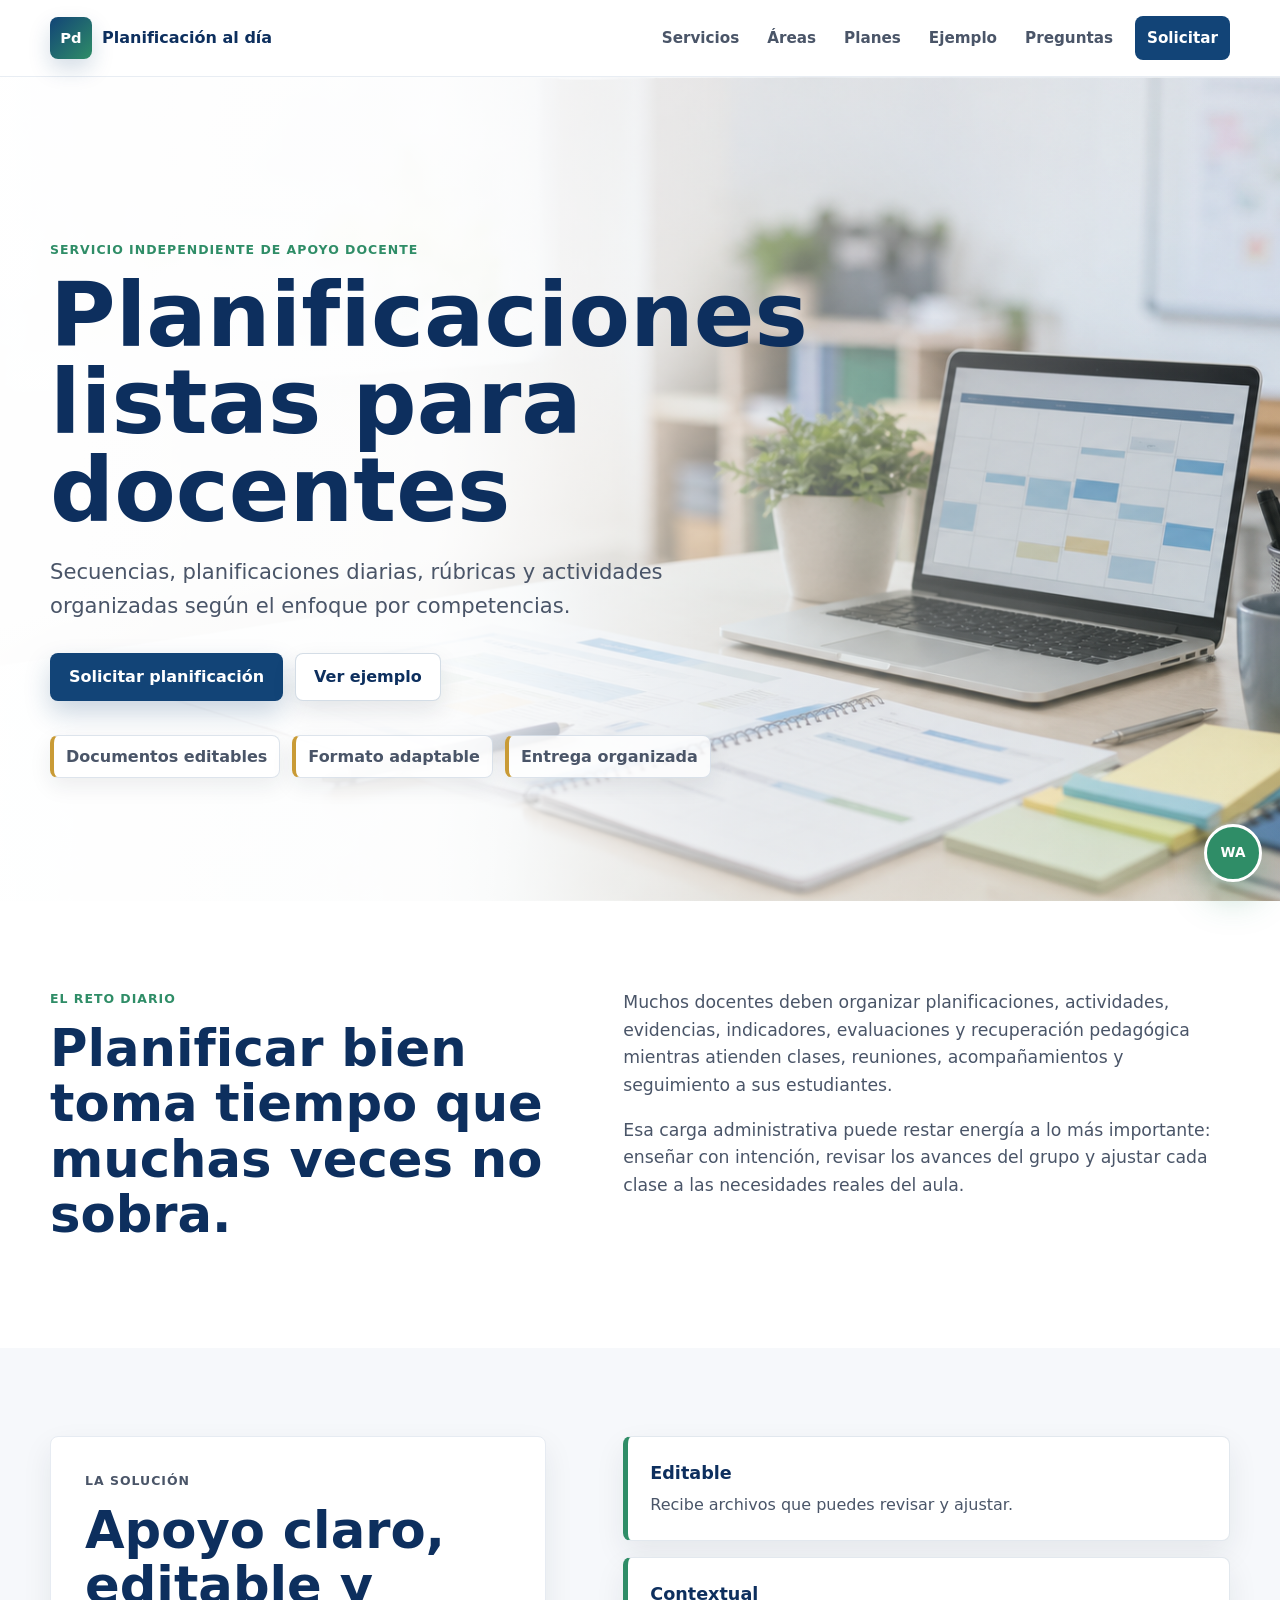
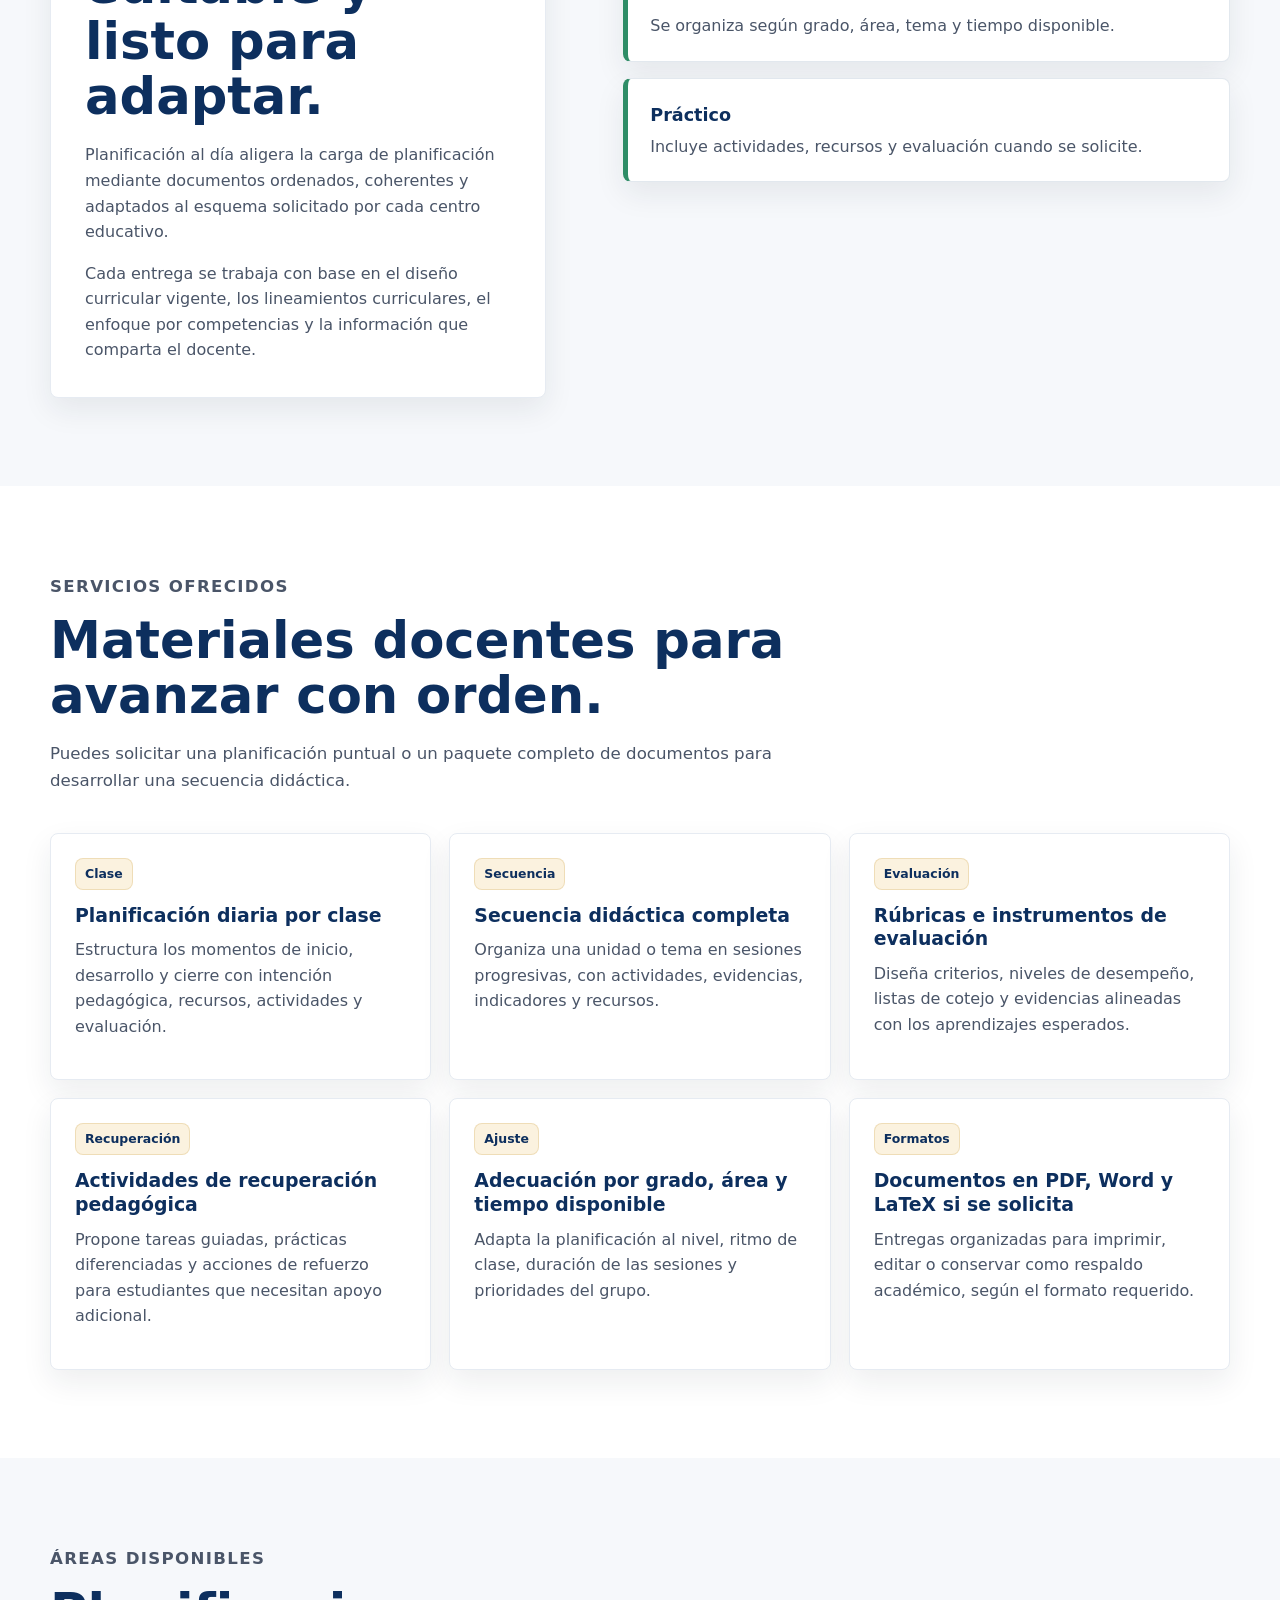
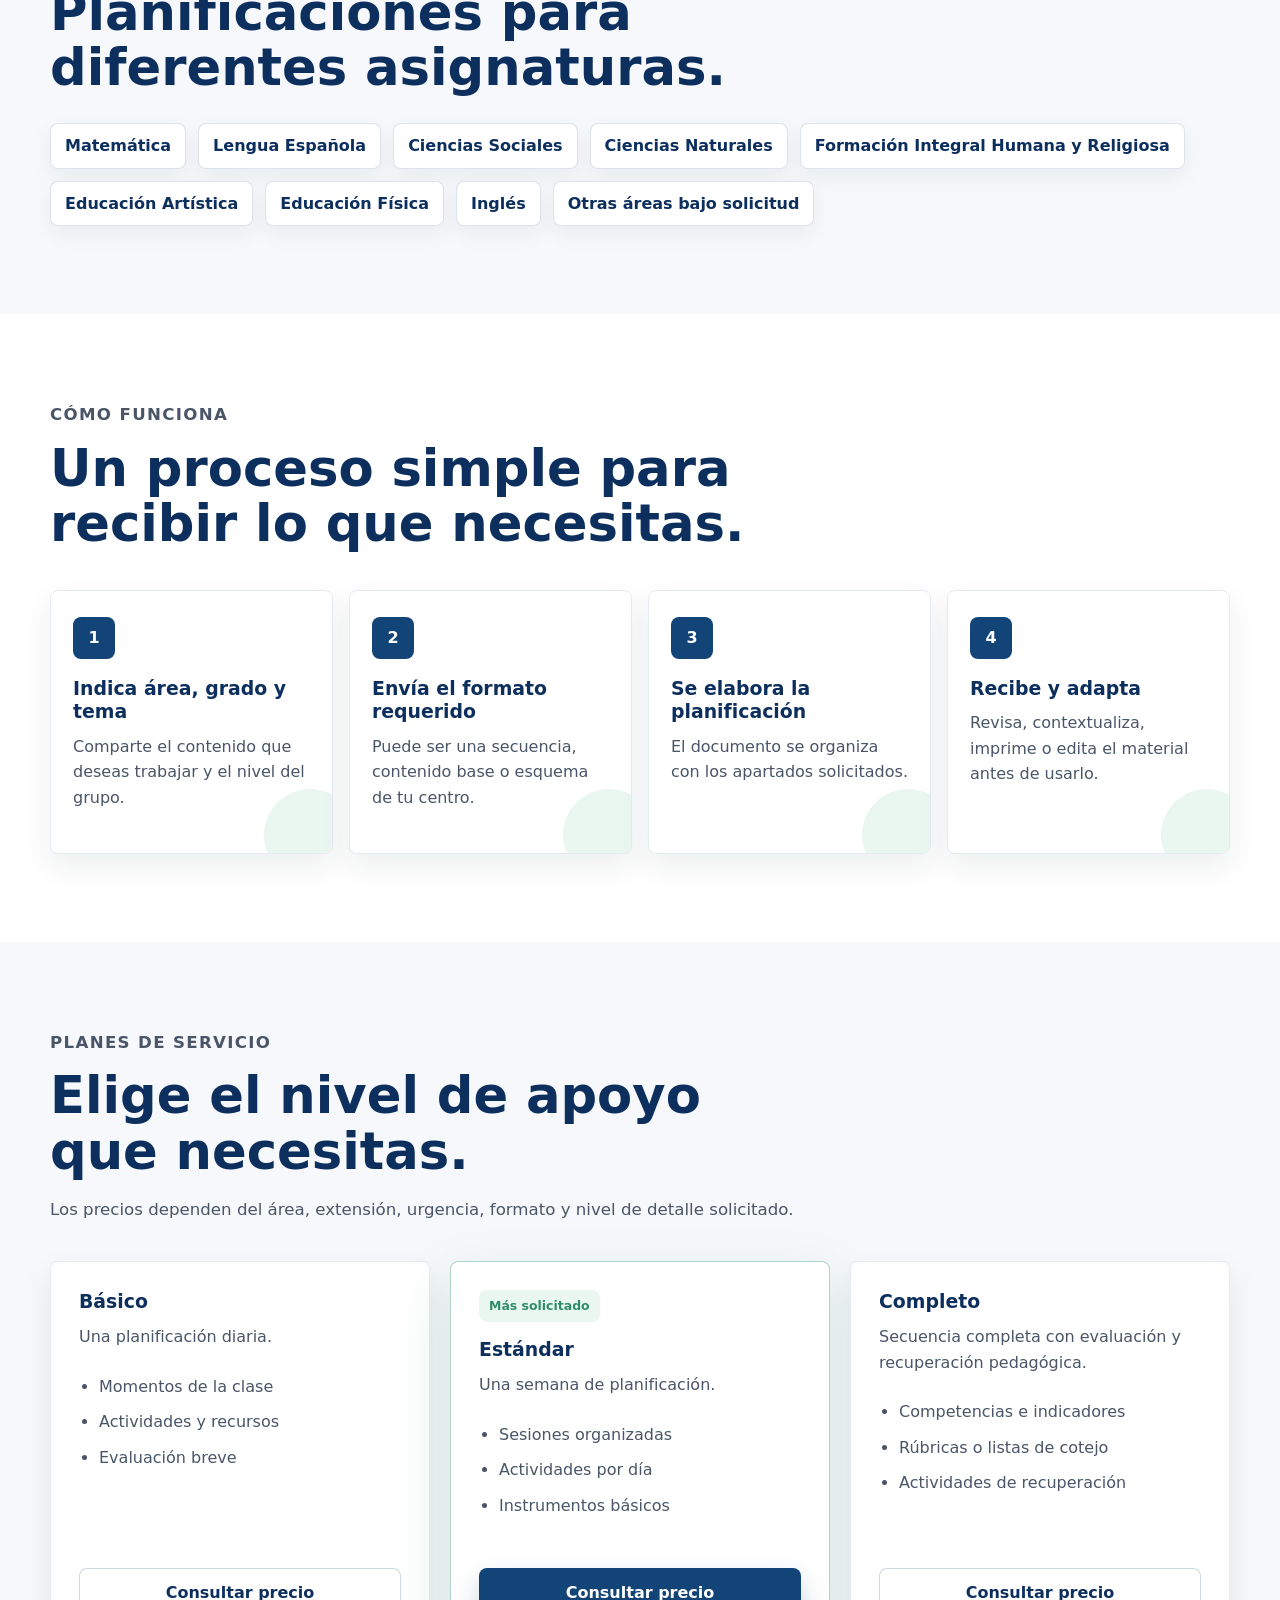
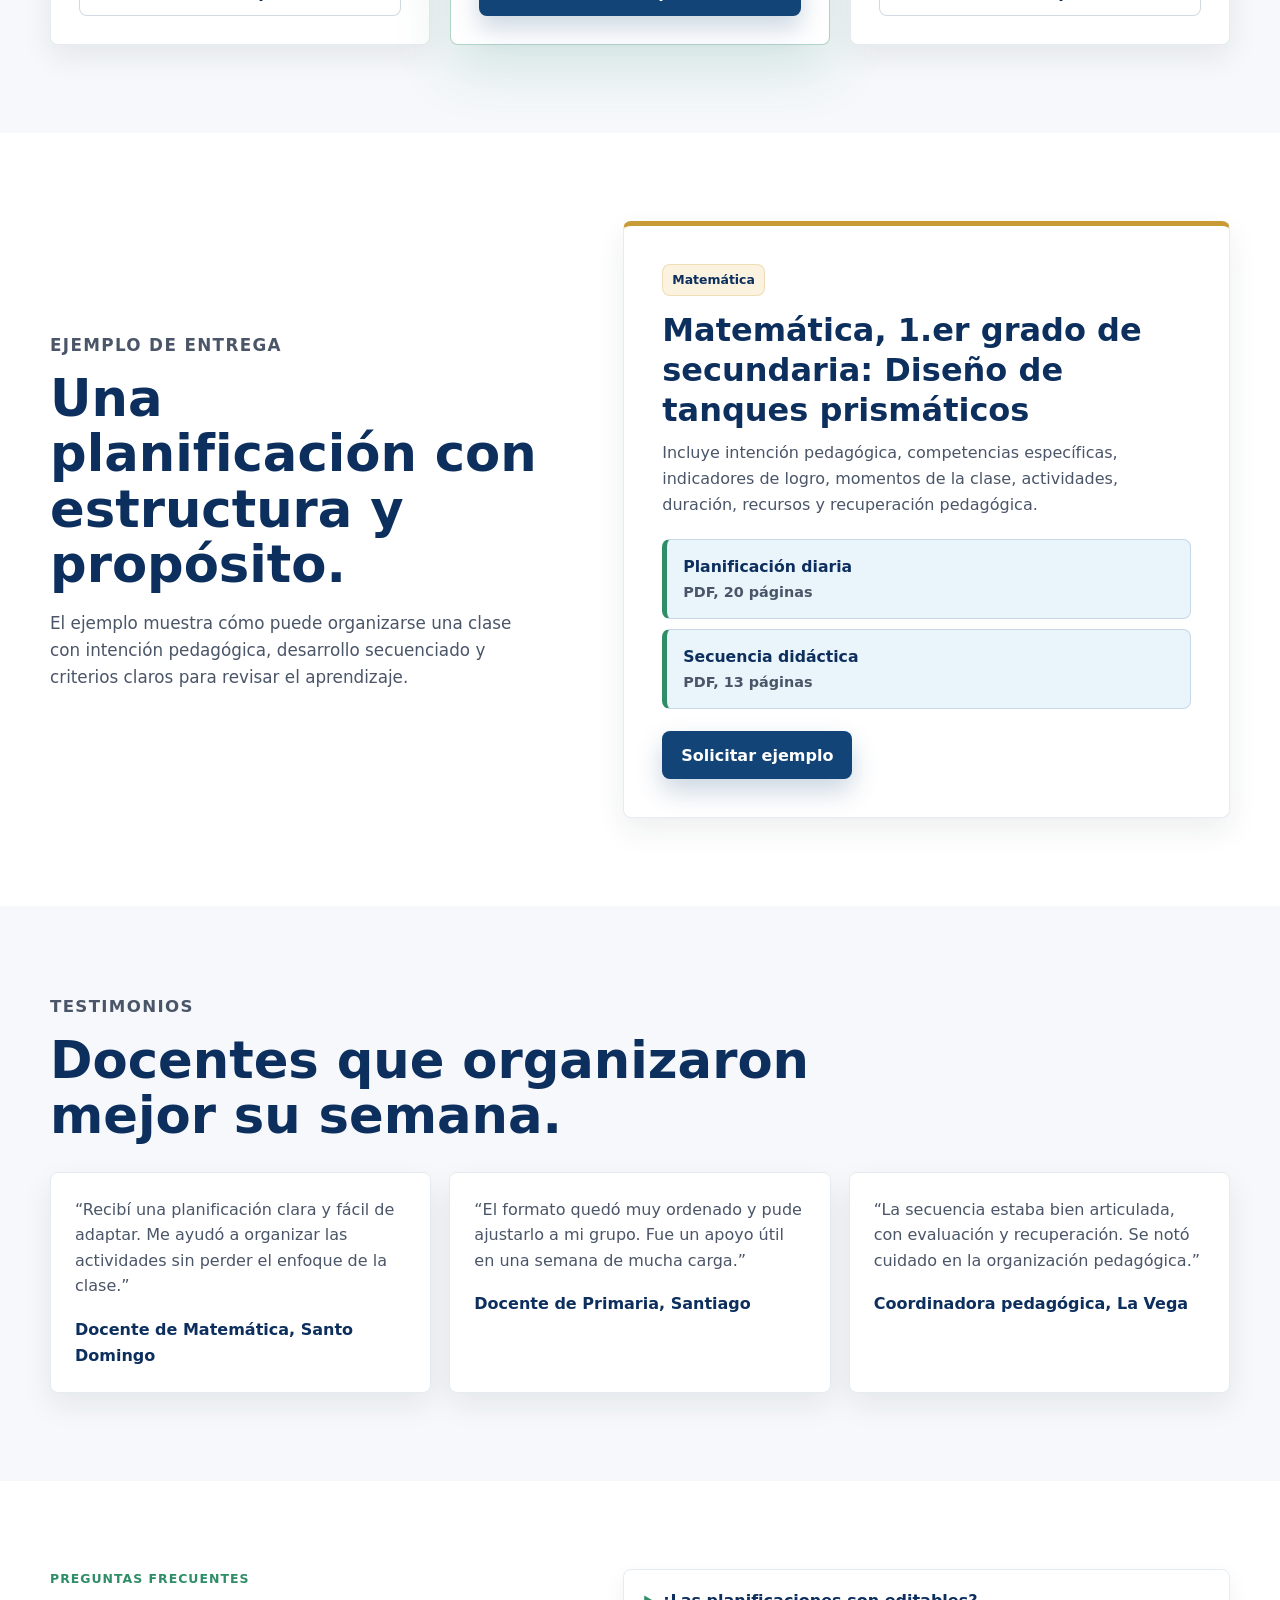
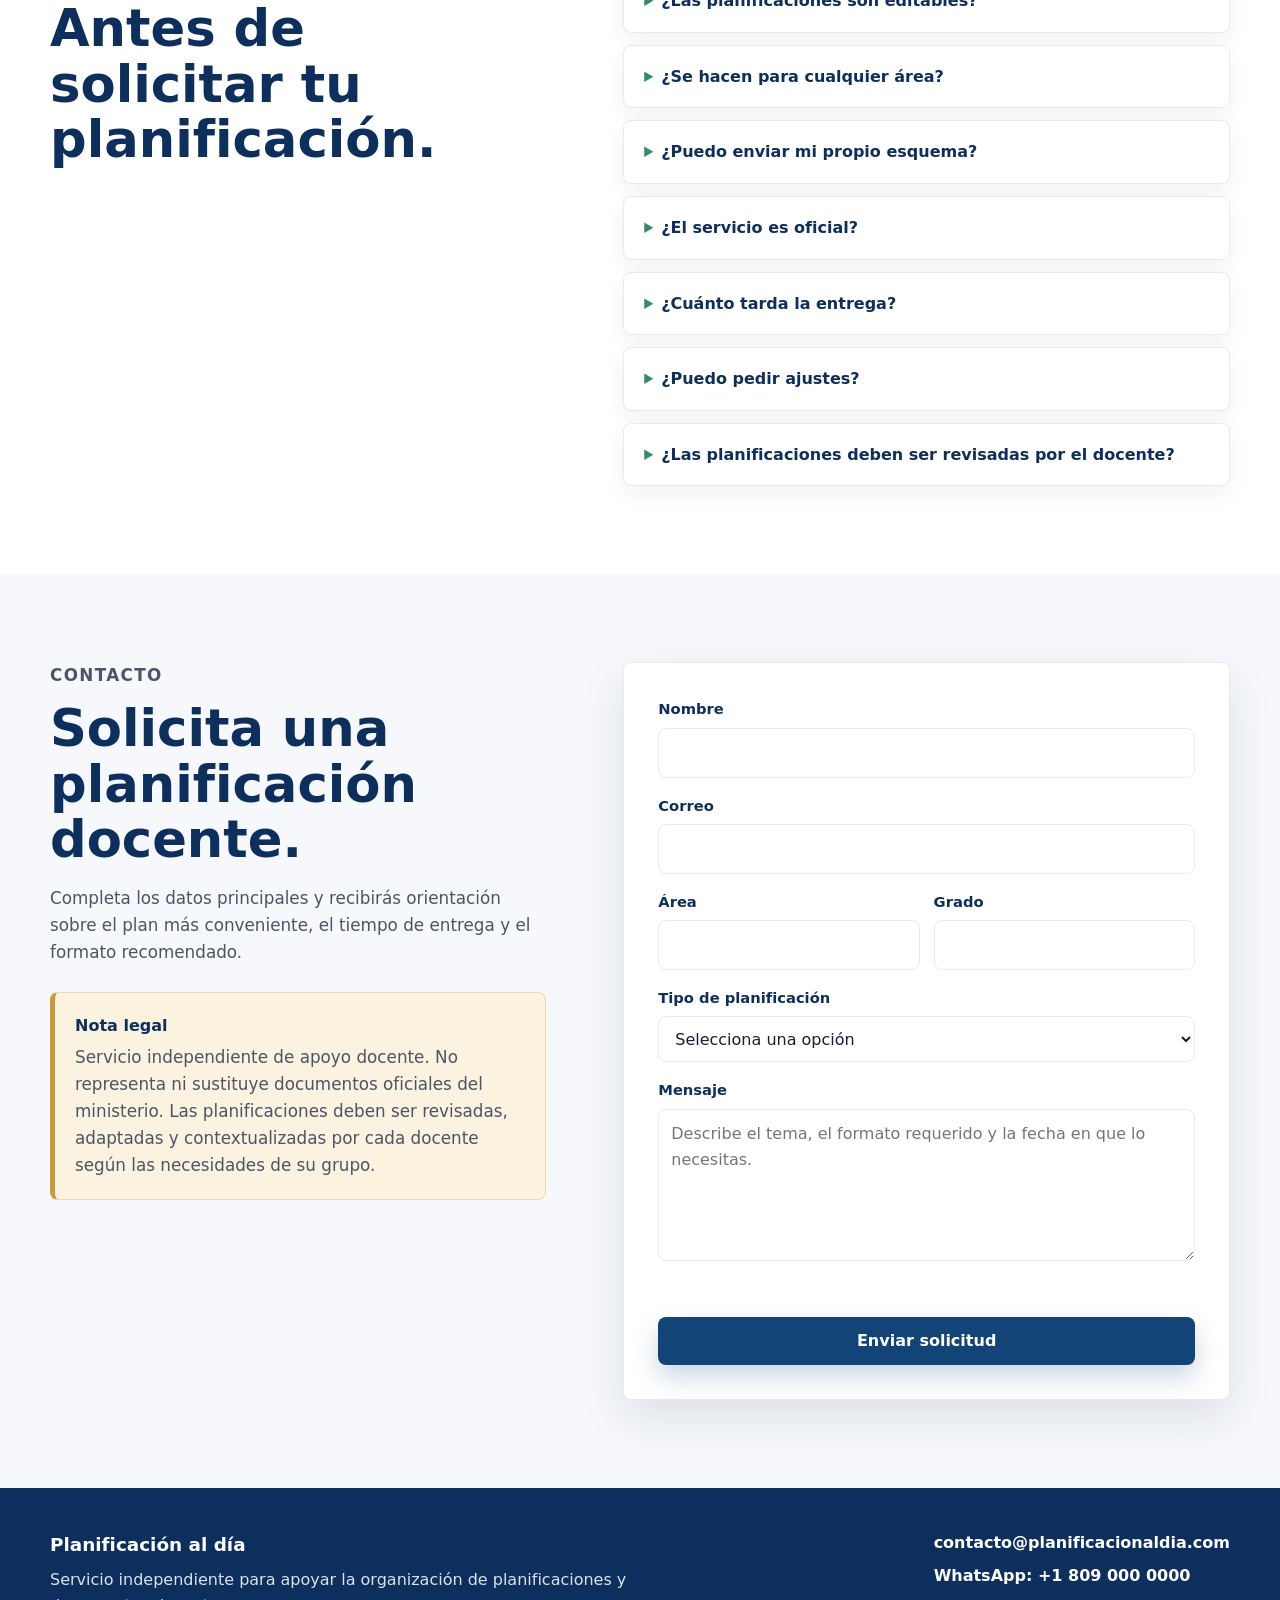
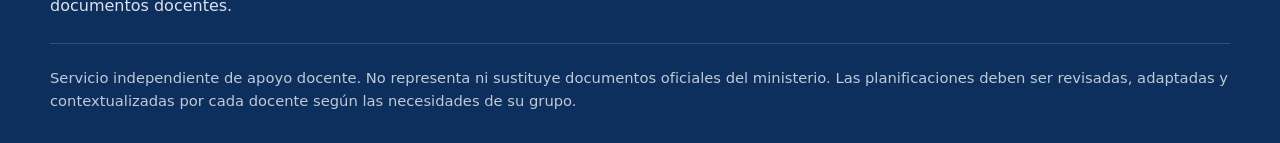
<file: index.html>
<!DOCTYPE html>
<html lang="es">
  <head>
    <meta charset="UTF-8" />
    <meta name="viewport" content="width=device-width, initial-scale=1.0" />
    <title>Planificación al día | Planificaciones listas para docentes</title>
    <meta
      name="description"
      content="Servicio independiente de apoyo docente para solicitar planificaciones diarias, secuencias didácticas, rúbricas, instrumentos de evaluación y actividades editables."
    />
    <meta name="author" content="Planificación al día" />
    <meta property="og:title" content="Planificación al día" />
    <meta
      property="og:description"
      content="Planificaciones listas, editables y organizadas según el enfoque por competencias."
    />
    <meta property="og:type" content="website" />
    <meta property="og:image" content="assets/hero-planificacion-docente.png" />
    <link rel="preload" href="assets/hero-planificacion-docente.png" as="image" />
    <link rel="stylesheet" href="styles.css" />
  </head>
  <body>
    <header class="site-header" id="inicio">
      <nav class="navbar" aria-label="Navegacion principal">
        <a class="brand" href="#inicio" aria-label="Planificación al día, inicio">
          <span class="brand-mark" aria-hidden="true">Pd</span>
          <span>Planificación al día</span>
        </a>

        <button
          class="nav-toggle"
          type="button"
          aria-expanded="false"
          aria-controls="main-menu"
          aria-label="Abrir menú"
        >
          <span></span>
          <span></span>
          <span></span>
        </button>

        <div class="nav-menu" id="main-menu">
          <a href="#servicios">Servicios</a>
          <a href="#areas">Áreas</a>
          <a href="#planes">Planes</a>
          <a href="#ejemplo">Ejemplo</a>
          <a href="#faq">Preguntas</a>
          <a class="nav-cta" href="#contacto">Solicitar</a>
        </div>
      </nav>
    </header>

    <main>
      <section class="hero section-band">
        <div class="hero-media">
          <img
            src="assets/hero-planificacion-docente.png"
            alt="Escritorio docente con computadora y documentos de planificación organizados."
            width="1798"
            height="875"
          />
        </div>
        <div class="hero-overlay"></div>
        <div class="container hero-content">
          <p class="eyebrow">Servicio independiente de apoyo docente</p>
          <h1>Planificaciones listas para docentes</h1>
          <p class="hero-subtitle">
            Secuencias, planificaciones diarias, rúbricas y actividades organizadas
            según el enfoque por competencias.
          </p>
          <div class="hero-actions" aria-label="Acciones principales">
            <a class="btn btn-primary" href="#contacto">Solicitar planificación</a>
            <a class="btn btn-secondary" href="#ejemplo">Ver ejemplo</a>
          </div>
          <div class="hero-points" aria-label="Beneficios principales">
            <span>Documentos editables</span>
            <span>Formato adaptable</span>
            <span>Entrega organizada</span>
          </div>
        </div>
      </section>

      <section class="section problem" aria-labelledby="problema-title">
        <div class="container split-layout">
          <div>
            <p class="section-kicker">El reto diario</p>
            <h2 id="problema-title">
              Planificar bien toma tiempo que muchas veces no sobra.
            </h2>
          </div>
          <div class="prose">
            <p>
              Muchos docentes deben organizar planificaciones, actividades,
              evidencias, indicadores, evaluaciones y recuperación pedagógica
              mientras atienden clases, reuniones, acompañamientos y seguimiento a
              sus estudiantes.
            </p>
            <p>
              Esa carga administrativa puede restar energía a lo más importante:
              enseñar con intención, revisar los avances del grupo y ajustar cada
              clase a las necesidades reales del aula.
            </p>
          </div>
        </div>
      </section>

      <section class="section solution section-soft" aria-labelledby="solucion-title">
        <div class="container solution-grid">
          <div class="solution-panel">
            <p class="section-kicker">La solución</p>
            <h2 id="solucion-title">Apoyo claro, editable y listo para adaptar.</h2>
            <p>
              Planificación al día aligera la carga de planificación mediante
              documentos ordenados, coherentes y adaptados al esquema solicitado por
              cada centro educativo.
            </p>
            <p>
              Cada entrega se trabaja con base en el diseño curricular vigente, los
              lineamientos curriculares, el enfoque por competencias y la información
              que comparta el docente.
            </p>
          </div>
          <div class="metrics" aria-label="Cualidades del servicio">
            <article>
              <strong>Editable</strong>
              <span>Recibe archivos que puedes revisar y ajustar.</span>
            </article>
            <article>
              <strong>Contextual</strong>
              <span>Se organiza según grado, área, tema y tiempo disponible.</span>
            </article>
            <article>
              <strong>Práctico</strong>
              <span>Incluye actividades, recursos y evaluación cuando se solicite.</span>
            </article>
          </div>
        </div>
      </section>

      <section class="section" id="servicios" aria-labelledby="servicios-title">
        <div class="container">
          <div class="section-heading">
            <p class="section-kicker">Servicios ofrecidos</p>
            <h2 id="servicios-title">Materiales docentes para avanzar con orden.</h2>
            <p>
              Puedes solicitar una planificación puntual o un paquete completo de
              documentos para desarrollar una secuencia didáctica.
            </p>
          </div>

          <div class="card-grid services-grid">
            <article class="card">
              <span class="card-tag">Clase</span>
              <h3>Planificación diaria por clase</h3>
              <p>
                Estructura los momentos de inicio, desarrollo y cierre con intención
                pedagógica, recursos, actividades y evaluación.
              </p>
            </article>
            <article class="card">
              <span class="card-tag">Secuencia</span>
              <h3>Secuencia didáctica completa</h3>
              <p>
                Organiza una unidad o tema en sesiones progresivas, con actividades,
                evidencias, indicadores y recursos.
              </p>
            </article>
            <article class="card">
              <span class="card-tag">Evaluación</span>
              <h3>Rúbricas e instrumentos de evaluación</h3>
              <p>
                Diseña criterios, niveles de desempeño, listas de cotejo y evidencias
                alineadas con los aprendizajes esperados.
              </p>
            </article>
            <article class="card">
              <span class="card-tag">Recuperación</span>
              <h3>Actividades de recuperación pedagógica</h3>
              <p>
                Propone tareas guiadas, prácticas diferenciadas y acciones de refuerzo
                para estudiantes que necesitan apoyo adicional.
              </p>
            </article>
            <article class="card">
              <span class="card-tag">Ajuste</span>
              <h3>Adecuación por grado, área y tiempo disponible</h3>
              <p>
                Adapta la planificación al nivel, ritmo de clase, duración de las
                sesiones y prioridades del grupo.
              </p>
            </article>
            <article class="card">
              <span class="card-tag">Formatos</span>
              <h3>Documentos en PDF, Word y LaTeX si se solicita</h3>
              <p>
                Entregas organizadas para imprimir, editar o conservar como respaldo
                académico, según el formato requerido.
              </p>
            </article>
          </div>
        </div>
      </section>

      <section class="section section-soft" id="areas" aria-labelledby="areas-title">
        <div class="container">
          <div class="section-heading compact">
            <p class="section-kicker">Áreas disponibles</p>
            <h2 id="areas-title">Planificaciones para diferentes asignaturas.</h2>
          </div>

          <div class="area-list" aria-label="Areas disponibles">
            <span>Matemática</span>
            <span>Lengua Española</span>
            <span>Ciencias Sociales</span>
            <span>Ciencias Naturales</span>
            <span>Formación Integral Humana y Religiosa</span>
            <span>Educación Artística</span>
            <span>Educación Física</span>
            <span>Inglés</span>
            <span>Otras áreas bajo solicitud</span>
          </div>
        </div>
      </section>

      <section class="section process" aria-labelledby="proceso-title">
        <div class="container">
          <div class="section-heading">
            <p class="section-kicker">Cómo funciona</p>
            <h2 id="proceso-title">Un proceso simple para recibir lo que necesitas.</h2>
          </div>

          <div class="steps">
            <article class="step">
              <span>1</span>
              <h3>Indica área, grado y tema</h3>
              <p>Comparte el contenido que deseas trabajar y el nivel del grupo.</p>
            </article>
            <article class="step">
              <span>2</span>
              <h3>Envía el formato requerido</h3>
              <p>Puede ser una secuencia, contenido base o esquema de tu centro.</p>
            </article>
            <article class="step">
              <span>3</span>
              <h3>Se elabora la planificación</h3>
              <p>El documento se organiza con los apartados solicitados.</p>
            </article>
            <article class="step">
              <span>4</span>
              <h3>Recibe y adapta</h3>
              <p>Revisa, contextualiza, imprime o edita el material antes de usarlo.</p>
            </article>
          </div>
        </div>
      </section>

      <section class="section section-soft" id="planes" aria-labelledby="planes-title">
        <div class="container">
          <div class="section-heading">
            <p class="section-kicker">Planes de servicio</p>
            <h2 id="planes-title">Elige el nivel de apoyo que necesitas.</h2>
            <p>
              Los precios dependen del área, extensión, urgencia, formato y nivel de
              detalle solicitado.
            </p>
          </div>

          <div class="plans">
            <article class="plan-card">
              <h3>Básico</h3>
              <p>Una planificación diaria.</p>
              <ul>
                <li>Momentos de la clase</li>
                <li>Actividades y recursos</li>
                <li>Evaluación breve</li>
              </ul>
              <a class="btn btn-outline" href="#contacto">Consultar precio</a>
            </article>
            <article class="plan-card featured">
              <div class="plan-label">Más solicitado</div>
              <h3>Estándar</h3>
              <p>Una semana de planificación.</p>
              <ul>
                <li>Sesiones organizadas</li>
                <li>Actividades por día</li>
                <li>Instrumentos básicos</li>
              </ul>
              <a class="btn btn-primary" href="#contacto">Consultar precio</a>
            </article>
            <article class="plan-card">
              <h3>Completo</h3>
              <p>Secuencia completa con evaluación y recuperación pedagógica.</p>
              <ul>
                <li>Competencias e indicadores</li>
                <li>Rúbricas o listas de cotejo</li>
                <li>Actividades de recuperación</li>
              </ul>
              <a class="btn btn-outline" href="#contacto">Consultar precio</a>
            </article>
          </div>
        </div>
      </section>

      <section class="section" id="ejemplo" aria-labelledby="ejemplo-title">
        <div class="container example-layout">
          <div>
            <p class="section-kicker">Ejemplo de entrega</p>
            <h2 id="ejemplo-title">Una planificación con estructura y propósito.</h2>
            <p>
              El ejemplo muestra cómo puede organizarse una clase con intención
              pedagógica, desarrollo secuenciado y criterios claros para revisar el
              aprendizaje.
            </p>
          </div>

          <article class="example-card">
            <span class="card-tag">Matemática</span>
            <h3>Matemática, 1.er grado de secundaria: Diseño de tanques prismáticos</h3>
            <p>
              Incluye intención pedagógica, competencias específicas, indicadores de
              logro, momentos de la clase, actividades, duración, recursos y
              recuperación pedagógica.
            </p>
            <div class="example-downloads" aria-label="PDF de ejemplo">
              <a
                class="download-link"
                href="assets/ejemplos/ejemplo-planificacion-diaria-tanques.pdf"
                target="_blank"
                rel="noopener"
                download
              >
                <strong>Planificación diaria</strong>
                <span>PDF, 20 páginas</span>
              </a>
              <a
                class="download-link"
                href="assets/ejemplos/ejemplo-secuencia-tanques-prismaticos.pdf"
                target="_blank"
                rel="noopener"
                download
              >
                <strong>Secuencia didáctica</strong>
                <span>PDF, 13 páginas</span>
              </a>
            </div>
            <button class="btn btn-primary" type="button" data-prefill-example>
              Solicitar ejemplo
            </button>
          </article>
        </div>
      </section>

      <section class="section testimonials section-soft" aria-labelledby="testimonios-title">
        <div class="container">
          <div class="section-heading compact">
            <p class="section-kicker">Testimonios</p>
            <h2 id="testimonios-title">Docentes que organizaron mejor su semana.</h2>
          </div>

          <div class="card-grid testimonial-grid">
            <figure class="testimonial-card">
              <blockquote>
                “Recibí una planificación clara y fácil de adaptar. Me ayudó a
                organizar las actividades sin perder el enfoque de la clase.”
              </blockquote>
              <figcaption>Docente de Matemática, Santo Domingo</figcaption>
            </figure>
            <figure class="testimonial-card">
              <blockquote>
                “El formato quedó muy ordenado y pude ajustarlo a mi grupo. Fue un
                apoyo útil en una semana de mucha carga.”
              </blockquote>
              <figcaption>Docente de Primaria, Santiago</figcaption>
            </figure>
            <figure class="testimonial-card">
              <blockquote>
                “La secuencia estaba bien articulada, con evaluación y recuperación.
                Se notó cuidado en la organización pedagógica.”
              </blockquote>
              <figcaption>Coordinadora pedagógica, La Vega</figcaption>
            </figure>
          </div>
        </div>
      </section>

      <section class="section" id="faq" aria-labelledby="faq-title">
        <div class="container faq-layout">
          <div>
            <p class="section-kicker">Preguntas frecuentes</p>
            <h2 id="faq-title">Antes de solicitar tu planificación.</h2>
          </div>
          <div class="faq-list">
            <details>
              <summary>¿Las planificaciones son editables?</summary>
              <p>
                Sí. Puedes solicitar documentos editables para revisar, ajustar,
                contextualizar e imprimir según tus necesidades.
              </p>
            </details>
            <details>
              <summary>¿Se hacen para cualquier área?</summary>
              <p>
                Sí. Se trabajan áreas habituales y también otras bajo solicitud,
                siempre que el docente comparta el tema, grado y referencias necesarias.
              </p>
            </details>
            <details>
              <summary>¿Puedo enviar mi propio esquema?</summary>
              <p>
                Sí. El documento puede organizarse con el esquema solicitado por tu
                centro educativo o con una estructura pedagógica general.
              </p>
            </details>
            <details>
              <summary>¿El servicio es oficial?</summary>
              <p>
                No. Es un servicio independiente de apoyo docente. No representa ni
                sustituye documentos oficiales del ministerio.
              </p>
            </details>
            <details>
              <summary>¿Cuánto tarda la entrega?</summary>
              <p>
                El tiempo depende de la extensión, el área, la urgencia y el nivel de
                detalle requerido. Se confirma antes de iniciar el trabajo.
              </p>
            </details>
            <details>
              <summary>¿Puedo pedir ajustes?</summary>
              <p>
                Sí. Puedes solicitar ajustes razonables para adaptar mejor el documento
                al formato o a la realidad de tu grupo.
              </p>
            </details>
            <details>
              <summary>¿Las planificaciones deben ser revisadas por el docente?</summary>
              <p>
                Sí. Cada docente debe revisar, adaptar y contextualizar la planificación
                antes de usarla con su grupo.
              </p>
            </details>
          </div>
        </div>
      </section>

      <section class="section contact section-soft" id="contacto" aria-labelledby="contacto-title">
        <div class="container contact-layout">
          <div class="contact-copy">
            <p class="section-kicker">Contacto</p>
            <h2 id="contacto-title">Solicita una planificación docente.</h2>
            <p>
              Completa los datos principales y recibirás orientación sobre el plan más
              conveniente, el tiempo de entrega y el formato recomendado.
            </p>
            <div class="contact-note">
              <strong>Nota legal</strong>
              <p>
                Servicio independiente de apoyo docente. No representa ni sustituye
                documentos oficiales del ministerio. Las planificaciones deben ser
                revisadas, adaptadas y contextualizadas por cada docente según las
                necesidades de su grupo.
              </p>
            </div>
          </div>

          <form class="contact-form" id="request-form" novalidate>
            <div class="form-row">
              <label for="name">Nombre</label>
              <input id="name" name="name" type="text" autocomplete="name" required />
            </div>
            <div class="form-row">
              <label for="email">Correo</label>
              <input id="email" name="email" type="email" autocomplete="email" required />
            </div>
            <div class="form-grid">
              <div class="form-row">
                <label for="area">Área</label>
                <input id="area" name="area" type="text" required />
              </div>
              <div class="form-row">
                <label for="grade">Grado</label>
                <input id="grade" name="grade" type="text" required />
              </div>
            </div>
            <div class="form-row">
              <label for="planning-type">Tipo de planificación</label>
              <select id="planning-type" name="planningType" required>
                <option value="">Selecciona una opción</option>
                <option>Planificación diaria</option>
                <option>Semana de planificación</option>
                <option>Secuencia didáctica completa</option>
                <option>Rúbrica o instrumento de evaluación</option>
                <option>Actividad de recuperación pedagógica</option>
              </select>
            </div>
            <div class="form-row">
              <label for="message">Mensaje</label>
              <textarea
                id="message"
                name="message"
                rows="5"
                placeholder="Describe el tema, el formato requerido y la fecha en que lo necesitas."
                required
              ></textarea>
            </div>
            <p class="form-feedback" id="form-feedback" role="alert" aria-live="polite"></p>
            <button class="btn btn-primary form-submit" type="submit">
              Enviar solicitud
            </button>
          </form>
        </div>
      </section>
    </main>

    <a
      class="whatsapp-float"
      id="whatsapp-float"
      href="#"
      aria-label="Contactar por WhatsApp"
      target="_blank"
      rel="noopener"
    >
      <span aria-hidden="true">WA</span>
    </a>

    <footer class="footer">
      <div class="container footer-content">
        <div>
          <strong>Planificación al día</strong>
          <p>
            Servicio independiente para apoyar la organización de planificaciones y
            documentos docentes.
          </p>
        </div>
        <div class="footer-contact">
          <a id="footer-email" href="mailto:contacto@planificacionaldia.com">
            contacto@planificacionaldia.com
          </a>
          <a id="footer-whatsapp" href="#" target="_blank" rel="noopener">
            WhatsApp: +1 809 000 0000
          </a>
        </div>
      </div>
      <div class="container footer-legal">
        Servicio independiente de apoyo docente. No representa ni sustituye documentos
        oficiales del ministerio. Las planificaciones deben ser revisadas, adaptadas y
        contextualizadas por cada docente según las necesidades de su grupo.
      </div>
    </footer>

    <script src="script.js"></script>
  </body>
</html>
</file>
<file: styles.css>
:root {
  --blue-900: #0d2f5e;
  --blue-800: #124477;
  --blue-700: #1766a6;
  --blue-100: #eaf4fb;
  --green-600: #2f8d67;
  --green-100: #eaf7f0;
  --gold-500: #c99b36;
  --gold-100: #fbf2df;
  --gray-900: #172033;
  --gray-700: #4a5568;
  --gray-500: #728094;
  --gray-200: #e6ebf2;
  --gray-100: #f6f8fb;
  --white: #ffffff;
  --shadow: 0 18px 45px rgba(23, 32, 51, 0.11);
  --shadow-soft: 0 12px 30px rgba(23, 32, 51, 0.08);
  --radius: 8px;
  --container: 1180px;
}

* {
  box-sizing: border-box;
}

html {
  scroll-behavior: smooth;
}

body {
  margin: 0;
  color: var(--gray-900);
  background: var(--white);
  font-family: Inter, ui-sans-serif, system-ui, -apple-system, BlinkMacSystemFont,
    "Segoe UI", sans-serif;
  line-height: 1.6;
}

body.menu-open {
  overflow: hidden;
}

img {
  display: block;
  max-width: 100%;
}

a {
  color: inherit;
  text-decoration: none;
}

button,
input,
select,
textarea {
  font: inherit;
}

.container {
  width: min(100% - 32px, var(--container));
  margin: 0 auto;
}

.site-header {
  position: sticky;
  top: 0;
  z-index: 20;
  background: rgba(255, 255, 255, 0.94);
  border-bottom: 1px solid rgba(230, 235, 242, 0.9);
  backdrop-filter: blur(16px);
}

.navbar {
  width: min(100% - 32px, var(--container));
  min-height: 76px;
  margin: 0 auto;
  display: flex;
  align-items: center;
  justify-content: space-between;
  gap: 24px;
}

.brand {
  display: inline-flex;
  align-items: center;
  gap: 10px;
  color: var(--blue-900);
  font-weight: 800;
  letter-spacing: 0;
}

.brand-mark {
  width: 42px;
  height: 42px;
  display: inline-grid;
  place-items: center;
  color: var(--white);
  background: linear-gradient(135deg, var(--blue-800), var(--green-600));
  border-radius: 8px;
  font-size: 0.92rem;
  font-weight: 800;
  box-shadow: 0 10px 22px rgba(18, 68, 119, 0.18);
}

.nav-menu {
  display: flex;
  align-items: center;
  gap: 4px;
}

.nav-menu a {
  padding: 10px 12px;
  color: var(--gray-700);
  border-radius: 8px;
  font-size: 0.95rem;
  font-weight: 650;
  transition: color 180ms ease, background 180ms ease;
}

.nav-menu a:hover,
.nav-menu a:focus-visible {
  color: var(--blue-900);
  background: var(--blue-100);
  outline: none;
}

.nav-menu .nav-cta {
  margin-left: 6px;
  color: var(--white);
  background: var(--blue-800);
}

.nav-menu .nav-cta:hover,
.nav-menu .nav-cta:focus-visible {
  color: var(--white);
  background: var(--blue-700);
}

.nav-toggle {
  display: none;
  width: 44px;
  height: 44px;
  padding: 0;
  border: 1px solid var(--gray-200);
  border-radius: 8px;
  background: var(--white);
  cursor: pointer;
}

.nav-toggle span {
  display: block;
  width: 20px;
  height: 2px;
  margin: 5px auto;
  background: var(--blue-900);
  border-radius: 2px;
  transition: transform 180ms ease, opacity 180ms ease;
}

.nav-toggle[aria-expanded="true"] span:nth-child(1) {
  transform: translateY(7px) rotate(45deg);
}

.nav-toggle[aria-expanded="true"] span:nth-child(2) {
  opacity: 0;
}

.nav-toggle[aria-expanded="true"] span:nth-child(3) {
  transform: translateY(-7px) rotate(-45deg);
}

.section {
  padding: 88px 0;
}

.section-soft {
  background: var(--gray-100);
}

.section-band {
  position: relative;
  overflow: hidden;
}

.hero {
  min-height: calc(100vh - 76px);
  display: grid;
  align-items: center;
  padding: 78px 0 64px;
  isolation: isolate;
}

.hero-media,
.hero-media img,
.hero-overlay {
  position: absolute;
  inset: 0;
}

.hero-media img {
  width: 100%;
  height: 100%;
  object-fit: cover;
}

.hero-overlay {
  z-index: -1;
  background:
    linear-gradient(
      90deg,
      rgba(255, 255, 255, 0.98) 0%,
      rgba(255, 255, 255, 0.92) 34%,
      rgba(255, 255, 255, 0.42) 58%,
      rgba(255, 255, 255, 0.08) 100%
    ),
    linear-gradient(180deg, rgba(13, 47, 94, 0.08), rgba(47, 141, 103, 0.06));
}

.hero-media {
  z-index: -2;
}

.hero-content {
  padding-top: 26px;
}

.eyebrow,
.section-kicker {
  margin: 0 0 12px;
  color: var(--green-600);
  font-size: 0.78rem;
  font-weight: 800;
  letter-spacing: 0.08em;
  text-transform: uppercase;
}

h1,
h2,
h3,
p {
  margin-top: 0;
}

h1 {
  max-width: 720px;
  margin-bottom: 20px;
  color: var(--blue-900);
  font-size: clamp(2.65rem, 7vw, 5.75rem);
  line-height: 0.98;
  letter-spacing: 0;
}

h2 {
  margin-bottom: 18px;
  color: var(--blue-900);
  font-size: clamp(2rem, 4vw, 3.25rem);
  line-height: 1.08;
  letter-spacing: 0;
}

h3 {
  margin-bottom: 10px;
  color: var(--blue-900);
  font-size: 1.18rem;
  line-height: 1.25;
}

.hero-subtitle {
  max-width: 650px;
  margin-bottom: 30px;
  color: var(--gray-700);
  font-size: clamp(1.06rem, 2vw, 1.32rem);
}

.hero-actions,
.hero-points {
  display: flex;
  align-items: center;
  flex-wrap: wrap;
  gap: 12px;
}

.hero-points {
  margin-top: 34px;
  color: var(--gray-700);
  font-weight: 700;
}

.hero-points span {
  min-height: 38px;
  display: inline-flex;
  align-items: center;
  padding: 8px 12px;
  border: 1px solid rgba(18, 68, 119, 0.14);
  border-left: 4px solid var(--gold-500);
  border-radius: 8px;
  background: rgba(255, 255, 255, 0.78);
  box-shadow: 0 8px 22px rgba(23, 32, 51, 0.08);
}

.btn {
  min-height: 48px;
  display: inline-flex;
  align-items: center;
  justify-content: center;
  gap: 8px;
  padding: 13px 18px;
  border: 1px solid transparent;
  border-radius: 8px;
  cursor: pointer;
  font-weight: 800;
  line-height: 1.1;
  text-align: center;
  transition:
    transform 180ms ease,
    box-shadow 180ms ease,
    background 180ms ease,
    border-color 180ms ease,
    color 180ms ease;
}

.btn:hover,
.btn:focus-visible {
  transform: translateY(-1px);
  outline: none;
}

.btn-primary {
  color: var(--white);
  background: var(--blue-800);
  box-shadow: 0 12px 26px rgba(18, 68, 119, 0.22);
}

.btn-primary:hover,
.btn-primary:focus-visible {
  background: var(--blue-700);
}

.btn-secondary {
  color: var(--blue-900);
  background: var(--white);
  border-color: rgba(18, 68, 119, 0.18);
  box-shadow: 0 10px 24px rgba(23, 32, 51, 0.1);
}

.btn-outline {
  color: var(--blue-900);
  background: var(--white);
  border-color: rgba(18, 68, 119, 0.2);
}

.btn-outline:hover,
.btn-outline:focus-visible {
  border-color: var(--blue-700);
  box-shadow: var(--shadow-soft);
}

.split-layout,
.solution-grid,
.example-layout,
.faq-layout,
.contact-layout {
  display: grid;
  grid-template-columns: minmax(0, 0.9fr) minmax(0, 1.1fr);
  gap: clamp(32px, 6vw, 78px);
  align-items: start;
}

.prose {
  color: var(--gray-700);
  font-size: 1.08rem;
}

.prose p:last-child,
.solution-panel p:last-child,
.section-heading p:last-child,
.contact-copy p:last-child {
  margin-bottom: 0;
}

.solution-panel {
  padding: 34px;
  background: var(--white);
  border: 1px solid var(--gray-200);
  border-radius: var(--radius);
  box-shadow: var(--shadow-soft);
}

.solution-panel p {
  color: var(--gray-700);
}

.metrics {
  display: grid;
  gap: 16px;
}

.metrics article {
  padding: 22px;
  border: 1px solid rgba(18, 68, 119, 0.12);
  border-left: 5px solid var(--green-600);
  border-radius: var(--radius);
  background: var(--white);
  box-shadow: var(--shadow-soft);
}

.metrics strong {
  display: block;
  margin-bottom: 5px;
  color: var(--blue-900);
  font-size: 1.1rem;
}

.metrics span {
  color: var(--gray-700);
}

.section-heading {
  max-width: 760px;
  margin-bottom: 38px;
}

.section-heading.compact {
  margin-bottom: 28px;
}

.section-heading p {
  color: var(--gray-700);
  font-size: 1.04rem;
}

.card-grid {
  display: grid;
  grid-template-columns: repeat(3, minmax(0, 1fr));
  gap: 18px;
}

.card,
.testimonial-card,
.example-card,
.plan-card,
.step {
  border: 1px solid var(--gray-200);
  border-radius: var(--radius);
  background: var(--white);
  box-shadow: var(--shadow-soft);
}

.card {
  min-height: 236px;
  padding: 24px;
  transition: transform 180ms ease, box-shadow 180ms ease;
}

.card:hover {
  transform: translateY(-3px);
  box-shadow: var(--shadow);
}

.card-tag {
  display: inline-flex;
  align-items: center;
  min-height: 30px;
  margin-bottom: 14px;
  padding: 5px 9px;
  color: var(--blue-900);
  background: var(--gold-100);
  border: 1px solid rgba(201, 155, 54, 0.24);
  border-radius: 8px;
  font-size: 0.78rem;
  font-weight: 800;
}

.card p,
.step p,
.plan-card p,
.example-card p,
.testimonial-card blockquote {
  color: var(--gray-700);
}

.area-list {
  display: flex;
  flex-wrap: wrap;
  gap: 12px;
}

.area-list span {
  min-height: 42px;
  display: inline-flex;
  align-items: center;
  padding: 9px 14px;
  color: var(--blue-900);
  background: var(--white);
  border: 1px solid rgba(18, 68, 119, 0.14);
  border-radius: 8px;
  box-shadow: 0 8px 22px rgba(23, 32, 51, 0.06);
  font-weight: 750;
}

.steps {
  display: grid;
  grid-template-columns: repeat(4, minmax(0, 1fr));
  gap: 16px;
}

.step {
  position: relative;
  min-height: 222px;
  padding: 26px 22px;
  overflow: hidden;
}

.step::after {
  content: "";
  position: absolute;
  right: -24px;
  bottom: -28px;
  width: 92px;
  height: 92px;
  background: var(--green-100);
  border-radius: 999px;
}

.step span {
  width: 42px;
  height: 42px;
  display: inline-grid;
  place-items: center;
  margin-bottom: 18px;
  color: var(--white);
  background: var(--blue-800);
  border-radius: 8px;
  font-weight: 900;
}

.plans {
  display: grid;
  grid-template-columns: repeat(3, minmax(0, 1fr));
  gap: 20px;
  align-items: stretch;
}

.plan-card {
  position: relative;
  display: flex;
  flex-direction: column;
  min-height: 384px;
  padding: 28px;
}

.plan-card.featured {
  border-color: rgba(47, 141, 103, 0.38);
  box-shadow: 0 22px 55px rgba(47, 141, 103, 0.18);
}

.plan-label {
  width: fit-content;
  margin-bottom: 16px;
  padding: 6px 10px;
  color: var(--green-600);
  background: var(--green-100);
  border-radius: 8px;
  font-size: 0.78rem;
  font-weight: 850;
}

.plan-card ul {
  display: grid;
  gap: 10px;
  margin: 8px 0 26px;
  padding-left: 20px;
  color: var(--gray-700);
}

.plan-card .btn {
  margin-top: auto;
}

.example-layout {
  align-items: center;
}

.example-layout > div > p {
  color: var(--gray-700);
  font-size: 1.05rem;
}

.example-card {
  padding: clamp(24px, 4vw, 38px);
  border-top: 5px solid var(--gold-500);
}

.example-card h3 {
  font-size: clamp(1.45rem, 3vw, 2rem);
}

.example-downloads {
  display: grid;
  gap: 10px;
  margin: 22px 0;
}

.download-link {
  display: grid;
  gap: 2px;
  padding: 14px 16px;
  color: var(--blue-900);
  background: var(--blue-100);
  border: 1px solid rgba(18, 68, 119, 0.16);
  border-left: 5px solid var(--green-600);
  border-radius: var(--radius);
  transition: transform 180ms ease, box-shadow 180ms ease;
}

.download-link:hover,
.download-link:focus-visible {
  transform: translateY(-1px);
  box-shadow: var(--shadow-soft);
  outline: none;
}

.download-link strong {
  font-size: 0.98rem;
}

.download-link span {
  color: var(--gray-700);
  font-size: 0.9rem;
  font-weight: 700;
}

.testimonial-card {
  margin: 0;
  padding: 24px;
}

.testimonial-card blockquote {
  margin: 0 0 18px;
}

.testimonial-card figcaption {
  color: var(--blue-900);
  font-weight: 800;
}

.faq-list {
  display: grid;
  gap: 12px;
}

details {
  border: 1px solid var(--gray-200);
  border-radius: var(--radius);
  background: var(--white);
  box-shadow: 0 8px 22px rgba(23, 32, 51, 0.06);
}

summary {
  cursor: pointer;
  padding: 18px 20px;
  color: var(--blue-900);
  font-weight: 800;
}

summary::marker {
  color: var(--green-600);
}

details p {
  margin: 0;
  padding: 0 20px 18px;
  color: var(--gray-700);
}

.contact-copy p {
  color: var(--gray-700);
  font-size: 1.05rem;
}

.contact-note {
  margin-top: 26px;
  padding: 20px;
  border: 1px solid rgba(201, 155, 54, 0.28);
  border-left: 5px solid var(--gold-500);
  border-radius: var(--radius);
  background: var(--gold-100);
}

.contact-note strong {
  display: block;
  margin-bottom: 6px;
  color: var(--blue-900);
}

.contact-form {
  padding: clamp(22px, 4vw, 34px);
  border: 1px solid var(--gray-200);
  border-radius: var(--radius);
  background: var(--white);
  box-shadow: var(--shadow);
}

.form-grid {
  display: grid;
  grid-template-columns: repeat(2, minmax(0, 1fr));
  gap: 14px;
}

.form-row {
  display: grid;
  gap: 7px;
  margin-bottom: 16px;
}

label {
  color: var(--blue-900);
  font-size: 0.92rem;
  font-weight: 800;
}

input,
select,
textarea {
  width: 100%;
  min-height: 46px;
  padding: 11px 12px;
  color: var(--gray-900);
  background: var(--white);
  border: 1px solid var(--gray-200);
  border-radius: 8px;
  transition: border-color 180ms ease, box-shadow 180ms ease;
}

textarea {
  resize: vertical;
}

input:focus,
select:focus,
textarea:focus {
  border-color: var(--blue-700);
  box-shadow: 0 0 0 4px rgba(23, 102, 166, 0.12);
  outline: none;
}

.is-invalid {
  border-color: #c24141;
}

.form-feedback {
  min-height: 24px;
  margin: 4px 0 16px;
  color: #9b2c2c;
  font-weight: 700;
}

.form-feedback.success {
  color: var(--green-600);
}

.form-submit {
  width: 100%;
}

.whatsapp-float {
  position: fixed;
  right: 18px;
  bottom: 18px;
  z-index: 30;
  width: 58px;
  height: 58px;
  display: grid;
  place-items: center;
  color: var(--white);
  background: var(--green-600);
  border: 3px solid var(--white);
  border-radius: 999px;
  box-shadow: 0 16px 36px rgba(47, 141, 103, 0.34);
  font-size: 0.85rem;
  font-weight: 900;
}

.whatsapp-float:hover,
.whatsapp-float:focus-visible {
  transform: translateY(-2px);
  outline: none;
}

.footer {
  padding: 42px 0 30px;
  color: rgba(255, 255, 255, 0.86);
  background: var(--blue-900);
}

.footer-content {
  display: flex;
  justify-content: space-between;
  gap: 28px;
  padding-bottom: 24px;
  border-bottom: 1px solid rgba(255, 255, 255, 0.16);
}

.footer strong {
  display: block;
  margin-bottom: 8px;
  color: var(--white);
  font-size: 1.15rem;
}

.footer p {
  max-width: 650px;
  margin-bottom: 0;
}

.footer-contact {
  display: grid;
  gap: 8px;
  align-content: start;
  min-width: 230px;
}

.footer-contact a {
  color: var(--white);
  font-weight: 750;
}

.footer-legal {
  padding-top: 22px;
  color: rgba(255, 255, 255, 0.74);
  font-size: 0.92rem;
}

@media (max-width: 980px) {
  .card-grid,
  .plans,
  .steps {
    grid-template-columns: repeat(2, minmax(0, 1fr));
  }

  .split-layout,
  .solution-grid,
  .example-layout,
  .faq-layout,
  .contact-layout {
    grid-template-columns: 1fr;
  }

  .hero {
    min-height: auto;
    padding: 92px 0 70px;
  }

  .hero-overlay {
    background:
      linear-gradient(
        90deg,
        rgba(255, 255, 255, 0.98) 0%,
        rgba(255, 255, 255, 0.94) 56%,
        rgba(255, 255, 255, 0.55) 100%
      ),
      linear-gradient(180deg, rgba(13, 47, 94, 0.08), rgba(47, 141, 103, 0.08));
  }
}

@media (max-width: 820px) {
  .navbar {
    min-height: 68px;
  }

  .nav-toggle {
    display: inline-block;
  }

  .nav-menu {
    position: fixed;
    top: 68px;
    left: 16px;
    right: 16px;
    display: grid;
    gap: 8px;
    padding: 14px;
    background: var(--white);
    border: 1px solid var(--gray-200);
    border-radius: var(--radius);
    box-shadow: var(--shadow);
    transform: translateY(-12px);
    opacity: 0;
    pointer-events: none;
    transition: transform 180ms ease, opacity 180ms ease;
  }

  .nav-menu.is-open {
    transform: translateY(0);
    opacity: 1;
    pointer-events: auto;
  }

  .nav-menu a {
    min-height: 44px;
    display: flex;
    align-items: center;
  }

  .nav-menu .nav-cta {
    margin-left: 0;
    justify-content: center;
  }

  .section {
    padding: 66px 0;
  }

  .hero {
    padding: 78px 0 58px;
  }

  .footer-content {
    display: grid;
  }
}

@media (max-width: 640px) {
  .container,
  .navbar {
    width: min(100% - 24px, var(--container));
  }

  .brand {
    font-size: 0.95rem;
  }

  .brand-mark {
    width: 38px;
    height: 38px;
  }

  .hero {
    align-items: end;
    min-height: 720px;
  }

  .hero-media img {
    object-position: 57% center;
  }

  .hero-overlay {
    background:
      linear-gradient(
        180deg,
        rgba(255, 255, 255, 0.96) 0%,
        rgba(255, 255, 255, 0.93) 48%,
        rgba(255, 255, 255, 0.84) 100%
      ),
      linear-gradient(90deg, rgba(13, 47, 94, 0.08), rgba(47, 141, 103, 0.08));
  }

  h1 {
    font-size: clamp(2.35rem, 13vw, 4.3rem);
  }

  h2 {
    font-size: clamp(1.85rem, 10vw, 2.55rem);
  }

  .hero-actions,
  .hero-actions .btn,
  .hero-points span {
    width: 100%;
  }

  .hero-points {
    gap: 8px;
  }

  .card-grid,
  .plans,
  .steps,
  .form-grid {
    grid-template-columns: 1fr;
  }

  .card,
  .step {
    min-height: auto;
  }

  .plan-card {
    min-height: auto;
  }

  .solution-panel,
  .contact-form {
    padding: 22px;
  }

  .whatsapp-float {
    width: 54px;
    height: 54px;
    right: 14px;
    bottom: 14px;
  }
}

@media (prefers-reduced-motion: reduce) {
  *,
  *::before,
  *::after {
    scroll-behavior: auto !important;
    transition-duration: 0.01ms !important;
    animation-duration: 0.01ms !important;
    animation-iteration-count: 1 !important;
  }
}
</file>
